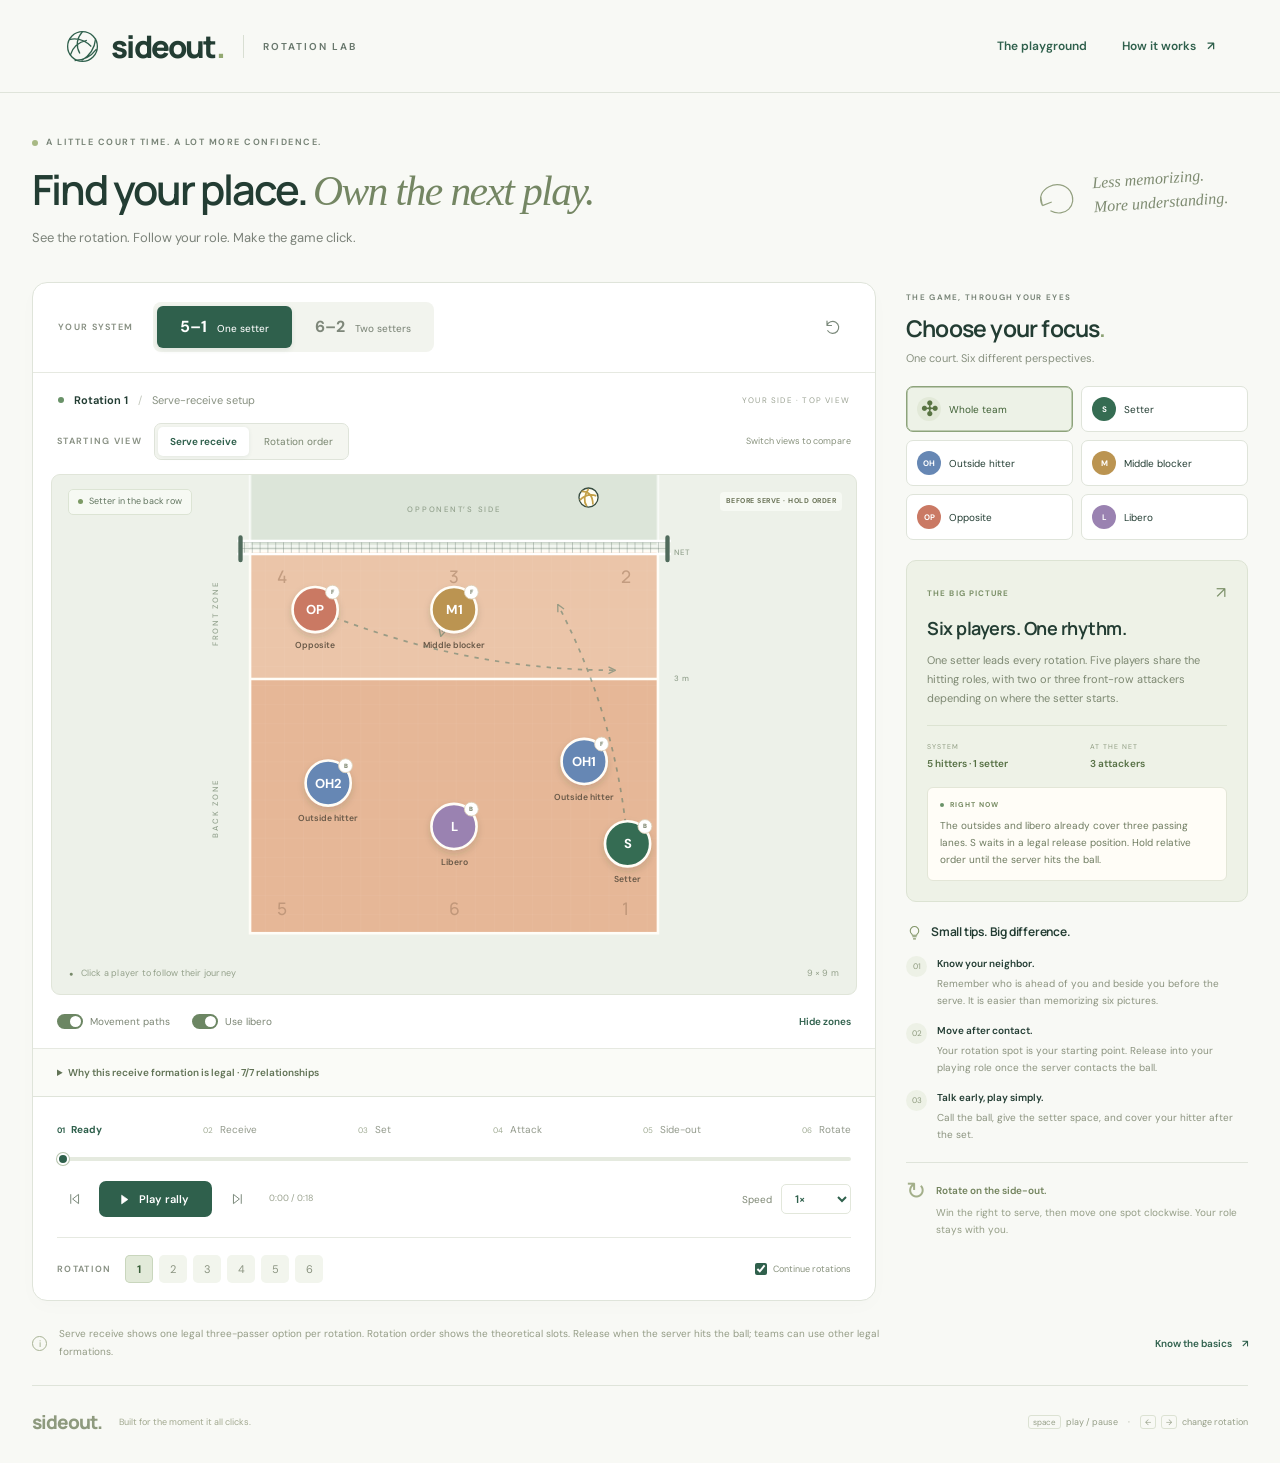
<file: index.html>
<!doctype html>
<html lang="en">
<head>
  <meta charset="utf-8">
  <meta name="viewport" content="width=device-width, initial-scale=1">
  <meta name="theme-color" content="#234c3e">
  <meta name="description" content="Learn 5–1 and 6–2 volleyball rotations on an interactive court. Follow any position, slow down the rally, and learn where to move and why.">
  <title>Sideout — Volleyball Rotation Lab</title>
  <link rel="stylesheet" href="styles.css">
  <script defer src="vendor/gsap.min.js"></script>
  <script defer src="app.js"></script>
</head>
<body>
  <header class="site-header">
    <a class="brand" href="./index.html" aria-label="Sideout home"><svg viewBox="0 0 40 40" aria-hidden="true"><circle cx="20" cy="20" r="17"/><path d="M20 3c-7 8-8 16-3 25M5 12c9-2 18 1 25 8M6 30c3-10 9-15 19-17M35 11c-1 11-6 19-16 25M11 36c10 0 19-5 25-13"/></svg><span>sideout<span class="brand-dot">.</span></span><span class="brand-divider"></span><span class="brand-sub">ROTATION LAB</span></a>
    <nav aria-label="Main navigation"><span class="nav-active">The playground</span><button class="text-button" id="guide-open">How it works <span aria-hidden="true">↗</span></button></nav>
  </header>

  <main>
    <section class="intro">
      <div><div class="eyebrow"><span></span> A LITTLE COURT TIME. A LOT MORE CONFIDENCE.</div><h1>Find your place.<br class="mobile-break"> <em>Own the next play.</em></h1><p>See the rotation. Follow your role. Make the game click.</p></div>
      <div class="intro-note"><svg viewBox="0 0 48 48" aria-hidden="true"><path d="M8 31c-8-18 20-29 30-13 8 15-8 28-22 19M8 31l-1-9M8 31l10-3"/></svg><span>Less memorizing.<br>More understanding.</span></div>
    </section>

    <section class="workspace" aria-label="Rotation playground">
      <div class="lab">
        <div class="lab-toolbar">
          <div class="system-control"><span class="control-label" id="system-label">YOUR SYSTEM</span><div class="segmented" role="group" aria-labelledby="system-label"><button data-system="5-1" class="active" aria-pressed="true">5–1 <span>One setter</span></button><button data-system="6-2" aria-pressed="false">6–2 <span>Two setters</span></button></div></div>
          <button class="icon-button" id="reset" aria-label="Reset lesson" title="Reset lesson"><svg viewBox="0 0 24 24" aria-hidden="true"><path d="M4 10a8 8 0 1 1 1 7M4 4v6h6"/></svg></button>
        </div>
        <div class="court-heading"><div><span class="live-dot"></span><strong id="court-title">Rotation 1</strong><span class="court-heading-divider">/</span><span id="court-phase">Before the serve</span></div><span class="view-label">YOUR SIDE · TOP VIEW</span></div>

        <div class="formation-toolbar"><span class="control-label" id="starting-view-label">STARTING VIEW</span><div class="formation-switch" role="group" aria-labelledby="starting-view-label"><button data-starting-view="receive" class="active" aria-pressed="true">Serve receive</button><button data-starting-view="order" aria-pressed="false">Rotation order</button></div><span class="formation-hint">Switch views to compare</span></div>

        <div class="court-wrap">
          <div class="court-badge" id="setter-badge"><span></span> Setter in the back row</div>
          <div class="contact-status" id="contact-status" role="status">BEFORE SERVE · HOLD ORDER</div>
          <svg id="court" viewBox="0 0 700 560" aria-label="Interactive volleyball court. Select a player to learn their role.">
            <defs>
              <pattern id="floor" width="22" height="22" patternUnits="userSpaceOnUse"><path d="M22 0H0V22" fill="none" stroke="#fff" stroke-opacity=".08"/></pattern>
              <pattern id="net-grid" width="9" height="7" patternUnits="userSpaceOnUse"><path d="M9 0H0V7" fill="none" stroke="#667a70" stroke-width=".8"/></pattern>
              <filter id="player-shadow" x="-50%" y="-50%" width="200%" height="220%"><feDropShadow dx="0" dy="4" stdDeviation="4" flood-color="#264034" flood-opacity=".16"/></filter>
              <marker id="arrow" viewBox="0 0 10 10" refX="8" refY="5" markerWidth="5" markerHeight="5" orient="auto-start-reverse"><path d="M1 1l8 4-8 4" fill="none" stroke="#4a7363" stroke-width="1.6"/></marker>
            </defs>
            <rect x="0" y="0" width="700" height="560" fill="#edf1e9"/>
            <rect x="115" y="-40" width="470" height="124" fill="#dce5d9"/>
            <path d="M115 0v82h470V0" fill="none" stroke="#fff" stroke-width="3" opacity=".65"/>
            <text x="350" y="43" text-anchor="middle" class="opponent-label">OPPONENT’S SIDE</text>
            <rect x="115" y="88" width="470" height="440" fill="#e6b797"/>
            <rect x="115" y="88" width="470" height="147" fill="#ebc5a9"/>
            <rect x="115" y="88" width="470" height="440" fill="url(#floor)"/>
            <rect x="115" y="88" width="470" height="440" fill="none" stroke="#fffdf7" stroke-width="3"/>
            <line x1="115" y1="235" x2="585" y2="235" stroke="#fffdf7" stroke-width="3"/>
            <g id="zone-labels" class="zone-labels"><text x="152" y="124">4</text><text x="350" y="124">3</text><text x="548" y="124">2</text><text x="152" y="507">5</text><text x="350" y="507">6</text><text x="548" y="507">1</text></g>
            <text x="603" y="237" class="line-label">3 m</text><text x="603" y="92" class="line-label">NET</text>
            <text transform="translate(78 160) rotate(-90)" text-anchor="middle" class="row-label">FRONT ZONE</text><text transform="translate(78 384) rotate(-90)" text-anchor="middle" class="row-label">BACK ZONE</text>
            <g id="movement-paths" fill="none" stroke="#4a7363" stroke-width="2" stroke-dasharray="5 7" opacity=".5" marker-end="url(#arrow)"></g>
            <g class="net"><rect x="102" y="76" width="496" height="15" fill="url(#net-grid)"/><path d="M100 76h500M100 91h500" stroke="#fff" stroke-width="3"/><path d="M104 72v26M596 72v26" stroke="#506b5c" stroke-width="5" stroke-linecap="round"/></g>
            <g id="players"></g>
            <g id="ball" transform="translate(505 26)" aria-hidden="true"><circle r="11" fill="#fffef4" stroke="#384d40" stroke-width="1.5"/><path d="M-8-7C0-7 5-2 5 8M-10 3C-4-3 3-4 9-2M-2 10C-6 4-5-3 0-10" fill="none" stroke="#c3a047" stroke-width="2"/></g>
          </svg>
          <div class="court-bottom-label"><span><span class="small-ball">●</span> Click a player to follow their journey</span><span>9 × 9 m</span></div>
        </div>

        <div class="court-options"><label class="toggle-label"><input type="checkbox" id="paths" checked><span class="toggle"></span>Movement paths</label><label class="toggle-label"><input type="checkbox" id="libero" checked><span class="toggle"></span>Use libero</label><button class="text-button small" id="zones" aria-pressed="true">Hide zones</button></div>

        <details class="formation-lesson"><summary id="overlap-summary">Why this receive formation is legal</summary><p id="formation-explanation"></p><ul id="overlap-checks"></ul><p class="formation-footnote">These checks describe the starting receive formation, not the moving players after contact. Markers show simplified floor positions; officials judge overlap using feet. F/B badges show rotational row, not which side of the 3 m line a player stands on.</p></details>

        <div class="playback">
          <div class="phase-steps" role="group" aria-label="Jump to rally phase"><button data-phase="0" class="active"><span>01</span> Ready</button><button data-phase="1"><span>02</span> Receive</button><button data-phase="2"><span>03</span> Set</button><button data-phase="3"><span>04</span> Attack</button><button data-phase="4"><span>05</span> Side-out</button><button data-phase="5"><span>06</span> Rotate</button></div>
          <label class="sr-only" for="scrubber">Rally progress</label><input type="range" min="0" max="18" value="0" step="0.01" id="scrubber" aria-valuetext="Ready, 0 seconds">
          <div class="playback-bottom"><div class="transport"><button class="icon-button" id="previous" aria-label="Previous rotation" title="Previous rotation"><svg viewBox="0 0 24 24" aria-hidden="true"><path d="M6 5v14M18 5l-9 7 9 7z"/></svg></button><button class="play-button" id="play"><svg viewBox="0 0 24 24" aria-hidden="true"><path d="m9 5 10 7-10 7z"/></svg><span>Play rally</span></button><button class="icon-button" id="next" aria-label="Next rotation" title="Next rotation"><svg viewBox="0 0 24 24" aria-hidden="true"><path d="M18 5v14M6 5l9 7-9 7z"/></svg></button><span class="time-display" id="time-display">0:00 / 0:18</span></div><div class="speed-control"><label for="speed">Speed</label><select id="speed" aria-label="Playback speed"><option value="0.25">0.25×</option><option value="0.5">0.5×</option><option value="0.75">0.75×</option><option value="1" selected>1×</option><option value="1.5">1.5×</option><option value="2">2×</option></select></div></div>
          <div class="rotation-strip"><span class="control-label">ROTATION</span><div id="rotations" role="group" aria-label="Choose rotation"></div><label class="loop-label"><input type="checkbox" id="continuous" checked> Continue rotations</label></div>
        </div>
      </div>

      <aside class="coach-panel" aria-label="Position coaching">
        <div class="focus-heading"><span class="eyebrow">THE GAME, THROUGH YOUR EYES</span><h2>Choose your focus<span>.</span></h2><p>One court. Six different perspectives.</p></div>
        <div class="role-grid" role="group" aria-label="Focus on a position"><button data-role="all" class="active" aria-pressed="true"><span class="role-icon all-icon">✣</span>Whole team</button><button data-role="S" aria-pressed="false"><span class="role-icon setter">S</span>Setter</button><button data-role="OH" aria-pressed="false"><span class="role-icon outside">OH</span>Outside hitter</button><button data-role="MB" aria-pressed="false"><span class="role-icon middle">M</span>Middle blocker</button><button data-role="OPP" aria-pressed="false"><span class="role-icon opposite">OP</span>Opposite</button><button data-role="L" aria-pressed="false"><span class="role-icon libero">L</span>Libero</button></div>

        <article class="coaching-card"><div class="card-eyebrow"><span id="focus-tag">THE BIG PICTURE</span><span class="outline-icon" aria-hidden="true">↗</span></div><h3 id="focus-title">Six players. One rhythm.</h3><p id="focus-description"></p><div class="focus-stats"><div><span id="stat-one-label">SYSTEM</span><strong id="stat-one-value">5 hitters · 1 setter</strong></div><div><span id="stat-two-label">AT THE NET</span><strong id="stat-two-value">3 attackers</strong></div></div><div class="now-card"><span class="now-label"><span class="live-dot"></span> RIGHT NOW</span><p id="phase-tip" aria-live="polite"></p></div></article>

        <section class="tips-section"><h3><svg viewBox="0 0 24 24" aria-hidden="true"><path d="M9 18h6M10 21h4M8 14a6 6 0 1 1 8 0c-1 1-1 2-1 2H9s0-1-1-2z"/></svg>Small tips. Big difference.</h3><div id="tips"></div></section>
        <div class="remember"><span aria-hidden="true">↻</span><div><strong>Rotate on the side-out.</strong><p>Win the right to serve, then move one spot clockwise. Your role stays with you.</p></div></div>
      </aside>
    </section>

    <section class="lesson-note"><span class="note-icon" aria-hidden="true">i</span><p id="lesson-note">Serve receive shows one legal three-passer option per rotation. Rotation order shows the theoretical slots. Release when the server hits the ball; teams can use other legal formations.</p><button class="text-button" id="rules-open">Know the basics <span aria-hidden="true">↗</span></button></section>
    <footer><span class="footer-brand">sideout.</span><span>Built for the moment it all clicks.</span><span class="keyboard-hint"><kbd>space</kbd> play / pause <span>·</span> <kbd>←</kbd> <kbd>→</kbd> change rotation</span></footer>
  </main>

  <dialog id="guide"><div class="dialog-top"><span class="eyebrow">YOUR COURTSIDE FIELD GUIDE</span><button class="icon-button" id="guide-close" aria-label="Close guide">✕</button></div><h2>A few things that<br><em>make it click.</em></h2><div class="guide-grid"><section><span class="guide-number">01</span><h3>Rotation ≠ playing position</h3><p>The zones run 1 (right back), 2 (right front), 3 (middle front), 4 (left front), 5 (left back), 6 (middle back). After winning the right to serve, rotate 2 → 1 → 6 → 5 → 4 → 3 → 2.</p></section><section><span class="guide-number">02</span><h3>One setter or two?</h3><p>A 5–1 uses the same setter in all six rotations. A 6–2 uses two opposite setter/hitters: the back-row player sets and the front-row player attacks. This demo uses that no-substitution version.</p></section><section><span class="guide-number">03</span><h3>Wait for serve contact</h3><p>Receiving positions are relative, not fixed zones. A back-row player can stand near the net while keeping the required relationship with their front-row counterpart and back-row neighbors. Officials compare feet. Once the server hits the ball, release into playing positions; do not wait for the first pass.</p></section><section><span class="guide-number">04</span><h3>Your row still matters</h3><p>A back-row setter can move to the net to set, but cannot block or complete an above-net attack after taking off in the front zone. Moving forward does not make them a front-row player.</p></section><section><span class="guide-number">05</span><h3>The libero’s exchange</h3><p>Here, the libero replaces the back-row middle. Before that slot reaches the front row, the middle returns. The other middle can then be replaced in the back row. Real exchanges must follow competition timing rules; this lesson condenses them.</p></section><section><span class="guide-number">06</span><h3>Learn one rally at a time</h3><p>Compare Serve receive with Rotation order. In the order view, playback first moves into a legal receive formation, then the server hits at 0:03. Each example ends in a side-out. The next lesson assumes you are receiving again; serving rallies in between are omitted.</p></section></div><div class="guide-source">Position rules: <a href="https://www.fivb.com/wp-content/uploads/2025/01/FIVB-Volleyball_Rules2025_2028-EN.pdf" target="_blank" rel="noopener noreferrer">FIVB 2025–2028, §7.4 ↗</a><p>These are teaching positions and schematic paths. Passing lanes, switches, defensive systems, and substitution rules vary by team and competition.</p></div></dialog>
  <noscript><div class="error-banner">Enable JavaScript to use the interactive court and animation controls.</div></noscript>
</body>
</html>
</file>
<file: styles.css>
@import url('https://fonts.googleapis.com/css2?family=DM+Sans:wght@400;450;500;550;600;650;700&family=Manrope:wght@400;500;600;650;700;750;800&display=swap');

:root{--paper:#f8f9f5;--ink:#233d33;--muted:#7b8279;--green:#2f604c;--line:#dfe4da;--setter:#356c52;--outside:#6687b4;--middle:#bb9451;--opposite:#ca7964;--libero:#9a82b1;--sans:'DM Sans',-apple-system,BlinkMacSystemFont,'Segoe UI',sans-serif;--heading:'Manrope',var(--sans)}
*{box-sizing:border-box}body{margin:0;background:var(--paper);color:var(--ink);font:14px/1.5 var(--sans)}button,input,select{font:inherit}button,a,input,select{-webkit-tap-highlight-color:transparent}button{cursor:pointer;color:inherit}button{border:0;background:none}a{color:inherit}button:focus-visible,a:focus-visible,input:focus-visible,select:focus-visible,[role=button]:focus-visible{outline:3px solid #9ba95b;outline-offset:4px}button:disabled{opacity:.45;cursor:not-allowed}button,select,a{touch-action:manipulation}.site-header{height:93px;max-width:1440px;margin:auto;padding:0 5.1%;display:flex;justify-content:space-between;align-items:center;border-bottom:1px solid var(--line)}.brand{display:flex;gap:11px;align-items:center;text-decoration:none}.brand>svg{width:35px;fill:none;stroke:var(--green);stroke-width:1.5}.brand>span:first-of-type{font:800 31px var(--heading);letter-spacing:-1.8px}.brand-dot{color:#93a971}.brand-divider{height:23px;width:1px;background:#d9dfd3;margin:0 8px}.brand-sub{font-size:10px;font-weight:650;letter-spacing:2px;color:#69786d}nav{display:flex;gap:35px;align-items:center;font-size:12px}nav .nav-active{color:var(--green);font-weight:600}.text-button{padding:3px 0;font-size:12px;color:var(--green);font-weight:600;white-space:nowrap}.text-button span{margin-left:8px}.text-button:hover{text-decoration:underline;text-underline-offset:4px}main{max-width:1324px;padding:0 32px;margin:auto}.intro{display:flex;justify-content:space-between;align-items:center;padding:43px 0 34px}.eyebrow{font-size:9px;letter-spacing:1.5px;font-weight:650;color:#788477}.intro .eyebrow{display:flex;gap:8px;align-items:center}.intro .eyebrow>span{height:6px;width:6px;border-radius:50%;background:#a8b984}h1{font:600 clamp(30px,3.25vw,46px)/1.25 var(--heading);letter-spacing:-2px;margin:13px 0 11px}h1 em{font-family:Georgia,serif;font-weight:400;letter-spacing:-1.6px;color:#748663}h1+p{color:#7b8279;font-size:13px;margin:0}.mobile-break{display:none}.intro-note{display:flex;align-items:center;gap:13px;padding-right:20px;transform:rotate(-4deg);color:#7e8b71;font:italic 16px/1.5 Georgia,serif}.intro-note svg{width:46px;fill:none;stroke:#94a181;stroke-width:1.2}.workspace{display:grid;grid-template-columns:minmax(0,1fr) 342px;gap:30px;align-items:start}.lab{border:1px solid var(--line);border-radius:15px;background:#fff;overflow:hidden;box-shadow:0 6px 20px #263f3304}.lab-toolbar{height:90px;padding:18px 25px;display:flex;align-items:center;justify-content:space-between;border-bottom:1px solid #e6e9e1}.system-control{display:flex;align-items:center;gap:20px}.control-label{font-size:9px;letter-spacing:1.3px;font-weight:650;color:#899184}.segmented{display:flex;gap:3px;background:#f2f4ee;border-radius:8px;padding:4px}.segmented button{font-weight:700;border-radius:6px;padding:9px 17px;font-size:16px;min-width:135px;color:#7e877a}.segmented button span{font-size:10px;font-weight:450;margin-left:6px}.segmented button.active{color:#fff;background:var(--green);box-shadow:0 2px 5px #1f48331a}.icon-button{width:34px;height:34px;display:inline-flex;align-items:center;justify-content:center;border-radius:7px;color:#7c8a7c}.icon-button:hover{background:#edf1e9;color:var(--green)}.icon-button svg{width:18px;height:18px;fill:none;stroke:currentColor;stroke-width:1.6;stroke-linejoin:round;stroke-linecap:round}.court-heading{display:flex;align-items:center;justify-content:space-between;padding:19px 25px 15px;font-size:11px}.court-heading>div{display:flex;gap:10px;align-items:center}.live-dot{width:6px;height:6px;border-radius:50%;background:#699268;display:inline-block;flex:none}.court-heading strong{font-weight:650}.court-heading-divider{color:#c2c7bc}#court-phase{color:#879080}.view-label{font-size:8px;letter-spacing:1.2px;color:#9ca394}.court-wrap{position:relative;background:#edf1e9;margin:0 18px;border:1px solid #e0e5d9;border-radius:9px;overflow:hidden}.court-wrap>svg{display:block;width:100%;max-height:486px}.court-badge{position:absolute;top:14px;left:16px;padding:5px 9px;background:#f8faf4e8;border:1px solid #dce4d4;border-radius:5px;font-size:9px;z-index:1;color:#61745f;pointer-events:none}.court-badge span{display:inline-block;background:#7c9a65;width:5px;height:5px;border-radius:50%;margin-right:4px}.opponent-label,.row-label,.line-label{font:500 9px var(--sans);letter-spacing:2px;fill:#93a28e}.line-label{letter-spacing:1px;font-size:9px}.zone-labels{font:500 20px var(--heading);fill:#ae876b;opacity:.65;text-anchor:middle}.player{cursor:pointer;outline:none}.player .player-disc{stroke:#fffdf7;stroke-width:3;filter:url(#player-shadow)}.player .focus-ring{fill:none;stroke:var(--green);stroke-width:1.8;opacity:0;stroke-dasharray:4 4}.player.selected .focus-ring,.player:focus-visible .focus-ring{opacity:1}.player .player-code{font:700 15px var(--sans);fill:white;text-anchor:middle;dominant-baseline:central;pointer-events:none}.player .player-name{font:600 10px var(--sans);fill:#6a5a49;text-anchor:middle;pointer-events:none}.player .row-indicator{fill:white;stroke:#ddd0b8;stroke-width:1}.player .row-text{font:700 7px var(--sans);fill:#6d775e;text-anchor:middle;dominant-baseline:central}.player:hover .player-disc{stroke-width:5}.court-bottom-label{padding:6px 17px 13px;display:flex;justify-content:space-between;color:#94a18b;font-size:9px;letter-spacing:.2px}.small-ball{color:#768969;margin-right:5px;font-size:7px}.court-options{padding:16px 24px;display:flex;gap:22px;align-items:center;border-bottom:1px solid #e6e9e1;font-size:10px;color:#7b8574}.toggle-label{display:flex;align-items:center;gap:7px;cursor:pointer}.toggle-label input{position:absolute;opacity:0;width:28px;height:20px}.toggle{display:inline-block;width:26px;height:15px;border-radius:20px;background:#c6cebe;position:relative;pointer-events:none}.toggle:after{content:'';position:absolute;background:white;border-radius:50%;width:11px;height:11px;left:2px;top:2px;transition:transform .15s}.toggle-label input:checked+.toggle{background:#6c8663}.toggle-label input:checked+.toggle:after{transform:translateX(11px)}.toggle-label input:focus-visible+.toggle{outline:3px solid #9ba95b;outline-offset:3px}.court-options>.small{margin-left:auto;font-size:10px}.playback{padding:20px 24px 0}.phase-steps{display:flex;justify-content:space-between;gap:3px}.phase-steps button{font-size:10px;color:#92998b;padding:5px 0;white-space:nowrap}.phase-steps span{font-size:8px;margin-right:4px;color:#a1ac95}.phase-steps button.active{color:var(--green);font-weight:700}.phase-steps button.active span{color:var(--green)}input[type=range]{appearance:none;-webkit-appearance:none;width:100%;height:4px;background:linear-gradient(to right,var(--green) var(--progress,0%),#e5eadf var(--progress,0%));border-radius:4px;cursor:pointer;margin:15px 0 20px;display:block}input[type=range]::-webkit-slider-thumb{appearance:none;width:12px;height:12px;background:var(--green);border:2px solid white;border-radius:50%;box-shadow:0 0 0 1px #b6c4ad}input[type=range]::-moz-range-thumb{width:9px;height:9px;background:var(--green);border:2px solid white;border-radius:50%}.playback-bottom{display:flex;justify-content:space-between;align-items:center;margin-bottom:20px}.transport{display:flex;align-items:center;gap:8px}.transport .icon-button svg{width:15px}.play-button{display:flex;gap:8px;align-items:center;background:var(--green);color:white;padding:10px 17px;border-radius:7px;font-size:11px;font-weight:600;min-width:113px}.play-button:hover{background:#204d3a}.play-button svg{width:15px;height:15px;fill:currentColor;stroke:currentColor}.time-display{font-size:9px;font-variant-numeric:tabular-nums;color:#9aa28f;margin-left:7px}.speed-control{display:flex;align-items:center;gap:9px;font-size:10px;color:#7f8875}.speed-control select{padding:6px 9px;border-radius:5px;border:1px solid #e2e7db;background:#fff;color:var(--green);font-size:11px;font-weight:600}.rotation-strip{border-top:1px solid #e6e9e1;padding:17px 0;display:flex;align-items:center;gap:14px}#rotations{display:flex;gap:6px}#rotations button{width:28px;height:28px;border-radius:5px;font-size:11px;color:#8b9481;background:#f2f5ed}#rotations button.active{background:#e2ead9;color:#385e38;font-weight:700;box-shadow:inset 0 0 0 1px #c9d6bd}.loop-label{margin-left:auto;display:flex;align-items:center;gap:6px;font-size:9px;color:#87917c;cursor:pointer}.loop-label input{accent-color:var(--green);width:12px;height:12px;margin:0}.coach-panel{padding-top:3px}.focus-heading .eyebrow{font-size:8px;letter-spacing:1.3px}h2{font:650 23px/1.3 var(--heading);letter-spacing:-.8px;margin:8px 0 6px}h2>span{color:#8da374}.focus-heading>p{margin:0;color:#87907f;font-size:11px}.role-grid{display:grid;grid-template-columns:1fr 1fr;gap:8px;margin:20px 0}.role-grid button{background:#fff;border:1px solid var(--line);border-radius:7px;padding:10px;display:flex;align-items:center;gap:8px;font-size:10px;white-space:nowrap;text-align:left}.role-grid button.active{background:#edf2e7;border-color:#8da37b;box-shadow:inset 0 0 0 .5px #8da37b;color:#3f6035}.role-grid button:hover{border-color:#8da37b}.role-icon{width:24px;height:24px;border-radius:50%;display:flex;align-items:center;justify-content:center;font-size:8px;font-weight:700;color:white;flex:none}.all-icon{background:#e2e9d8;color:#597443;font-size:20px}.setter{background:var(--setter)}.outside{background:var(--outside)}.middle{background:var(--middle)}.opposite{background:var(--opposite)}.libero{background:var(--libero)}.coaching-card{border:1px solid #dce3d3;background:#eef2e7;border-radius:10px;padding:20px}.card-eyebrow{display:flex;justify-content:space-between;align-items:center;color:#7c9169;font-size:8px;font-weight:700;letter-spacing:1.1px}.outline-icon{font-size:16px;font-weight:400}h3{font:650 18px/1.35 var(--heading);letter-spacing:-.5px;margin:11px 0 10px}.coaching-card>p{font-size:11px;line-height:1.75;color:#7d8872;min-height:58px;margin:0}.focus-stats{display:flex;gap:25px;border-top:1px solid #dce3d2;margin-top:16px;padding:16px 0}.focus-stats>div{flex:1}.focus-stats span{display:block;font-size:7px;letter-spacing:1px;color:#909d83}.focus-stats strong{display:block;font-size:10px;font-weight:600;color:#567044;margin-top:4px}.now-card{background:#fffdf7;border:1px solid #e3e6d7;border-radius:6px;padding:12px}.now-label{font-size:7px;font-weight:700;letter-spacing:1px;color:#778b62;display:flex;align-items:center;gap:6px}.now-label .live-dot{width:4px;height:4px}.now-card p{font-size:10px;line-height:1.7;color:#6e7b60;margin:6px 0 0;min-height:49px}.tips-section{margin-top:22px}.tips-section h3{display:flex;align-items:center;gap:8px;font-size:12px;letter-spacing:-.2px;margin-bottom:15px}.tips-section h3 svg{width:17px;fill:none;stroke:#839669;stroke-width:1.5}.tip{display:flex;gap:10px;margin:14px 0}.tip-number{width:21px;height:21px;border-radius:50%;background:#edf1e6;color:#8e9b7f;font-size:8px;display:flex;align-items:center;justify-content:center;flex:none}.tip strong{font-size:10px;font-weight:600;display:block}.tip p{font-size:10px;line-height:1.7;color:#8b937f;margin:4px 0 0}.remember{margin-top:19px;padding:16px 0 0;border-top:1px solid var(--line);display:flex;gap:10px}.remember>span{font-size:24px;color:#a3af8a;line-height:1}.remember strong{font-size:10px;color:#72835d;font-weight:600}.remember p{color:#949d86;font-size:10px;line-height:1.7;margin:4px 0}.lesson-note{display:flex;gap:12px;align-items:center;padding:24px 0;border-bottom:1px solid var(--line)}.note-icon{border:1px solid #a8b395;width:15px;height:15px;text-align:center;border-radius:50%;font-size:9px;line-height:14px;flex:none;color:#91a279}.lesson-note p{color:#949c86;font-size:10px;line-height:1.8;max-width:820px;margin:0}.lesson-note>button{margin-left:auto;font-size:10px}footer{display:flex;align-items:center;padding:23px 0 28px;gap:17px;font-size:9px;color:#a1a88f}.footer-brand{font:800 19px var(--heading);letter-spacing:-1px;color:#8e9a7e}.keyboard-hint{margin-left:auto;display:flex;align-items:center;gap:5px;font-size:9px;color:#959e87}kbd{font:8px var(--sans);border:1px solid #dce2d3;border-radius:3px;padding:1px 4px}.keyboard-hint>span{margin:0 5px}.sr-only{position:absolute;width:1px;height:1px;padding:0;margin:-1px;overflow:hidden;clip:rect(0,0,0,0);white-space:nowrap;border:0}dialog{width:min(780px,calc(100% - 32px));max-height:90vh;border:1px solid #dbe2d0;border-radius:16px;padding:30px;background:var(--paper);color:var(--ink);box-shadow:0 20px 80px #16332933}dialog::backdrop{background:#16332975;backdrop-filter:blur(5px)}.dialog-top{display:flex;justify-content:space-between;align-items:center}dialog h2{font-size:34px;margin:10px 0 28px}dialog h2 em{font:italic 36px Georgia,serif;color:#82906d}.guide-grid{display:grid;grid-template-columns:1fr 1fr;gap:25px}.guide-number{font-size:10px;color:#879674}.guide-grid h3{font-size:14px;margin:6px 0}.guide-grid p,.guide-source{font-size:12px;color:#7e8875;line-height:1.8;margin:0}.guide-source{margin-top:25px;padding-top:18px;border-top:1px solid var(--line);font-size:10px}.guide-source p{margin-bottom:0}.error-banner{padding:20px;background:#ffe7cd;color:#7a3918;position:fixed;bottom:0;width:100%;z-index:10}
@media(min-width:1500px){main{padding:0 42px;max-width:1380px}.workspace{grid-template-columns:minmax(0,1fr) 360px;gap:36px}.court-wrap>svg{max-height:520px}.intro{padding-top:50px;padding-bottom:38px}.coach-panel{padding-top:8px}.coaching-card{padding:23px}.tips-section{margin-top:27px}.tip{margin:19px 0}.coaching-card>p{font-size:12px}.now-card p{font-size:11px}.role-grid button{padding:12px;font-size:11px}}
@media(max-width:1100px){.workspace{grid-template-columns:minmax(0,1fr) 305px;gap:22px}.intro-note{display:none}.system-control{gap:12px}.segmented button{min-width:110px;padding:9px 12px}.segmented button span{font-size:9px}.time-display{display:none}.loop-label{font-size:8px}.rotation-strip{gap:8px}.court-heading{padding-left:18px;padding-right:18px}.view-label{font-size:7px}.coaching-card{padding:17px}}
@media(max-width:880px){main{padding:0 24px}.workspace{grid-template-columns:minmax(0,1fr) 276px;gap:18px}.lab-toolbar{padding:15px;height:76px}.system-control{display:block}.system-control>.control-label{display:none}.segmented button{min-width:90px;font-size:15px}.segmented button span{display:none}.court-heading{font-size:10px;gap:6px}.view-label{display:none}.court-wrap{margin:0 12px}.court-badge{font-size:8px;left:8px;top:8px}.court-options{gap:12px;padding:14px;font-size:9px}.playback{padding:15px 14px 0}.phase-steps button{font-size:8px}.phase-steps span{display:none}.transport{gap:2px}.play-button{min-width:96px;padding:9px 12px;font-size:10px}.speed-control{gap:4px}.speed-control label{display:none}.rotation-strip{flex-wrap:wrap;gap:9px}.loop-label{font-size:9px;margin-left:0}.focus-heading h2{font-size:20px}.role-grid{gap:6px}.role-grid button{font-size:9px;padding:8px;gap:6px}.role-icon{width:21px;height:21px}.coaching-card{padding:15px}.focus-stats{gap:10px}.lesson-note p{font-size:9px}.lesson-note>button{font-size:9px}.site-header{padding:0 24px}.brand-sub{font-size:8px}nav{gap:20px}}
@media(max-width:700px){.site-header{height:74px;padding:0 20px}.brand>span:first-of-type{font-size:27px}.brand>svg{width:30px}.brand-divider,.brand-sub,.nav-active{display:none}nav{font-size:11px}main{padding:0 16px}.intro{padding:30px 4px 27px}.intro .eyebrow{font-size:7px;letter-spacing:1px}h1{font-size:34px;letter-spacing:-1.5px;line-height:1.2;margin:14px 0}.mobile-break{display:block}h1 em{font-size:33px}h1+p{font-size:11px}.workspace{grid-template-columns:1fr;gap:26px}.system-control{display:flex}.system-control>.control-label{display:inline-block;font-size:8px}.segmented button{min-width:100px}.segmented button span{display:inline;font-size:8px}.lab-toolbar{padding:15px}.court-heading{padding:14px 18px}.view-label{display:block;font-size:6px}.court-wrap>svg{max-height:490px}.court-badge{font-size:8px;left:10px;top:10px}.court-options{padding:15px 18px;font-size:9px;gap:16px}.playback{padding:15px 18px 0}.phase-steps button{font-size:9px}.phase-steps span{display:inline;font-size:7px;margin-right:3px}.playback-bottom{margin-bottom:17px}.transport{gap:7px}.play-button{font-size:11px;min-width:110px;padding:11px 16px}.speed-control label{display:inline}.speed-control{gap:8px}.rotation-strip{padding:15px 0;gap:12px}.loop-label{margin-left:auto;font-size:8px}#rotations{gap:4px}#rotations button{width:26px}.coach-panel{display:grid;grid-template-columns:1fr 1fr;gap:0 20px}.focus-heading{grid-column:1/-1}.focus-heading h2{font-size:25px}.role-grid{grid-column:1/-1;grid-template-columns:repeat(3,1fr);margin:17px 0 23px;gap:8px}.role-grid button{padding:10px 8px;font-size:9px}.coaching-card{grid-column:1/-1;padding:22px}.coaching-card h3{font-size:23px}.coaching-card>p{font-size:12px;min-height:0}.focus-stats{gap:20px}.focus-stats span{font-size:8px}.focus-stats strong{font-size:12px}.now-card p{font-size:12px;min-height:0}.now-label{font-size:8px}.card-eyebrow{font-size:9px}.tips-section{grid-column:1/-1;margin-top:24px}.tips-section h3{font-size:15px}.tip{margin:16px 0}.tip strong{font-size:12px}.tip p{font-size:12px}.remember{grid-column:1/-1;margin-top:10px;padding-top:19px}.remember strong,.remember p{font-size:12px}.lesson-note{flex-wrap:wrap;gap:10px;margin-top:5px}.lesson-note p{flex:1;font-size:10px}.lesson-note>button{width:100%;text-align:left;margin-left:25px;font-size:10px}footer{padding:20px 0}.keyboard-hint{display:none}.guide-grid{grid-template-columns:1fr}dialog{padding:24px}.guide-grid p{font-size:13px}}
@media(max-width:390px){.system-control{gap:8px}.segmented button{min-width:84px}.segmented button span{display:none}.phase-steps span{display:none}.rotation-strip{gap:8px}.rotation-strip .control-label{font-size:8px}#rotations{gap:3px}#rotations button{width:23px}.loop-label{font-size:7px}.role-grid{grid-template-columns:1fr 1fr}.court-heading{font-size:9px}.view-label{font-size:5px}.court-options{font-size:8px;gap:10px}}
.formation-toolbar{display:flex;align-items:center;gap:12px;padding:0 24px 14px}.formation-switch{display:flex;padding:3px;border:1px solid var(--line);border-radius:7px;background:#f4f6f0;gap:3px}.formation-switch button{font-size:10px;padding:7px 12px;border-radius:5px;color:#78856f}.formation-switch button.active{background:white;color:var(--green);box-shadow:0 1px 4px #234c3e15;font-weight:650}.formation-hint{font-size:9px;color:#87917c;margin-left:auto}.contact-status{position:absolute;right:14px;top:17px;color:#6b7458;font-size:7px;font-weight:700;letter-spacing:.5px;padding:4px 6px;background:#f8faf4e8;border-radius:4px;pointer-events:none}.contact-status.released{color:#2f604c;background:#dcebd5}.formation-lesson{padding:13px 24px;border-bottom:1px solid var(--line);background:#fafbf7;font-size:10px;color:#617356}.formation-lesson summary{cursor:pointer;font-weight:600;padding:3px 0}.formation-lesson>p{line-height:1.8;max-width:650px}.formation-lesson ul{display:grid;grid-template-columns:repeat(2,minmax(0,1fr));gap:7px 20px;padding:0;list-style:none;margin:12px 0}.formation-lesson li{font-weight:600}.formation-lesson li>span:first-child{color:#6d925e;margin-right:4px}.formation-lesson .relation{font-weight:400;color:#78856f}.formation-lesson .formation-footnote{font-size:9px;color:#7c8973;margin-bottom:3px}
@media(max-width:1100px){.formation-hint{display:none}.contact-status{top:42px;right:10px;font-size:6px}}
@media(max-width:700px){.formation-toolbar{padding:0 16px 14px;gap:9px}.formation-toolbar>.control-label{font-size:7px}.formation-switch button{font-size:9px;padding:7px 10px}.formation-lesson{padding:13px 18px;font-size:11px}.formation-lesson ul{grid-template-columns:1fr 1fr;font-size:10px}.formation-lesson .formation-footnote{font-size:10px}.contact-status{font-size:6px;top:10px;right:7px;letter-spacing:0}.court-badge{font-size:7px;padding:5px 6px}.player .player-name{font-size:9px}}
@media(max-width:390px){.contact-status{top:37px}.formation-lesson ul{grid-template-columns:1fr}}
@media(prefers-reduced-motion:reduce){*,*::before,*::after{scroll-behavior:auto!important;transition:none!important}}
</file>
